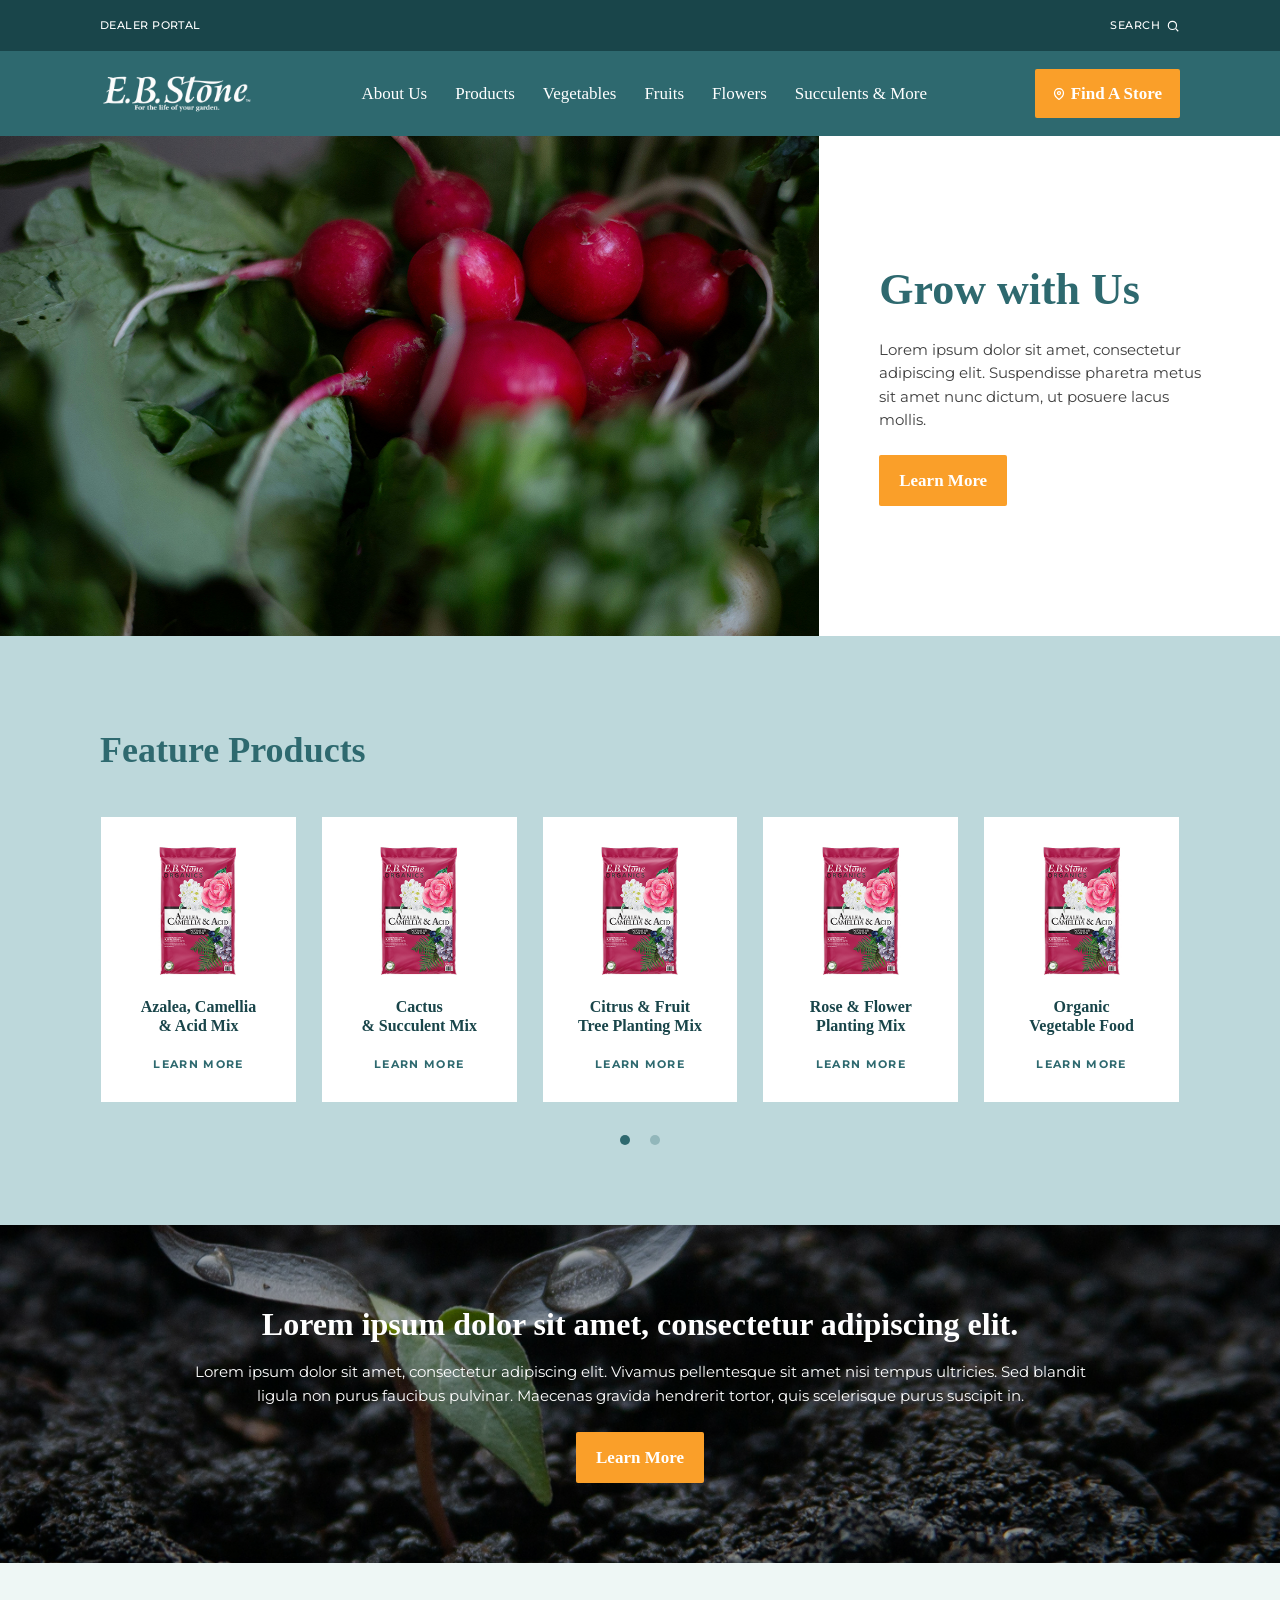
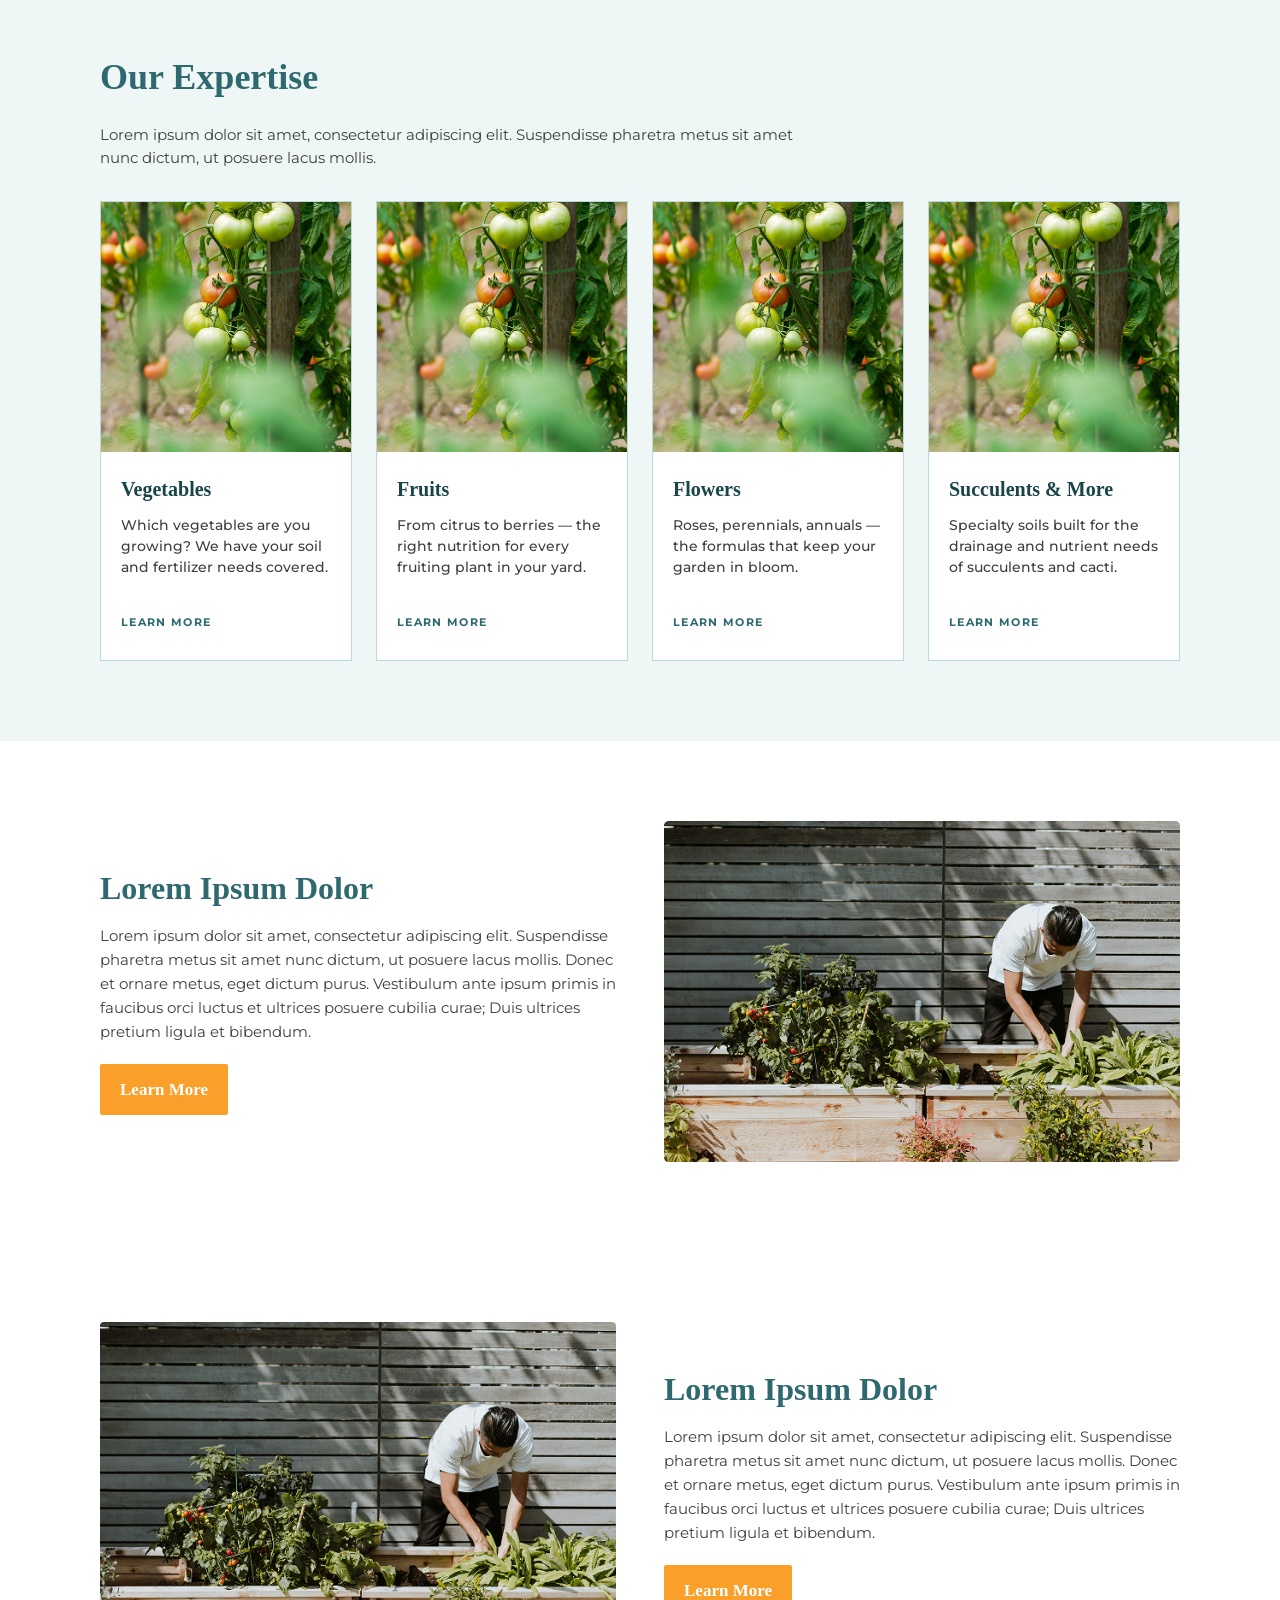
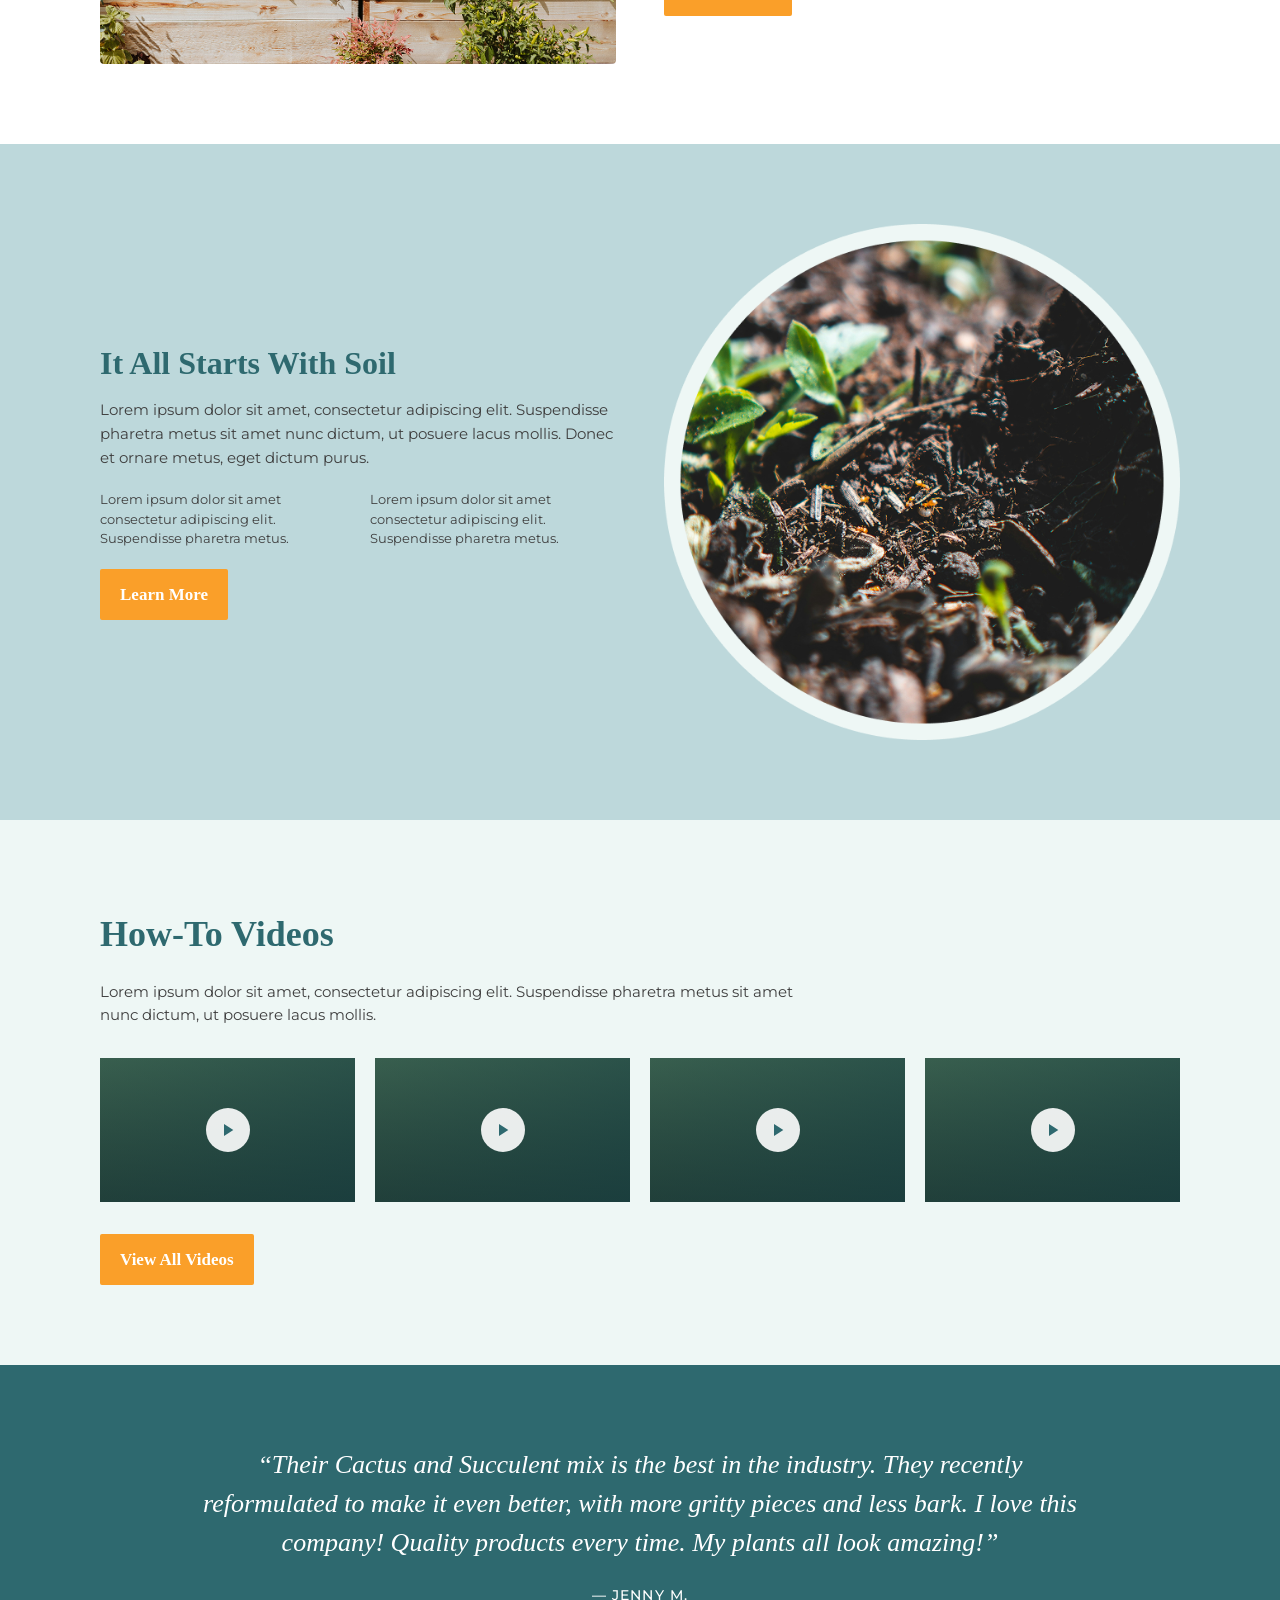
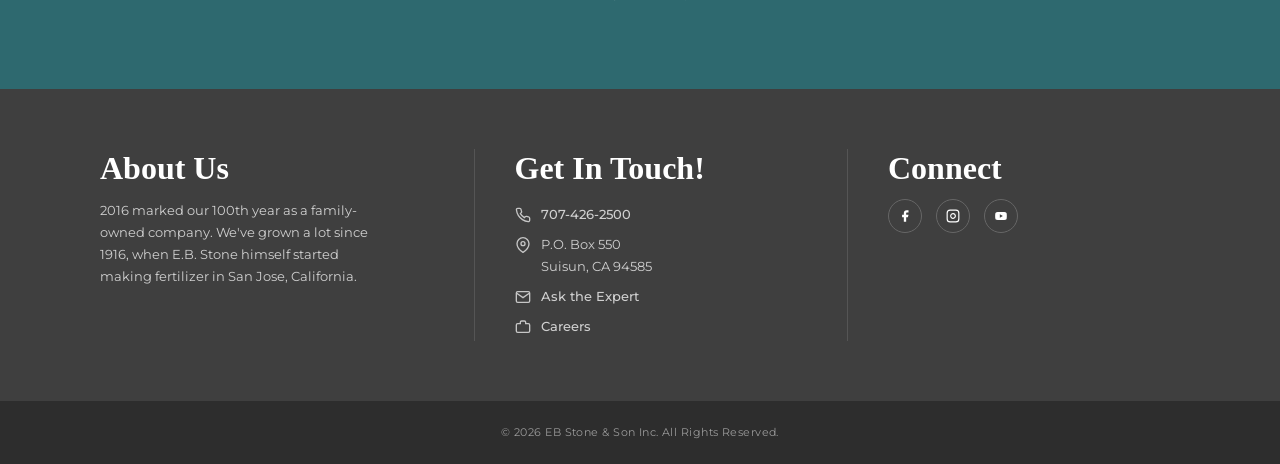
<file: index.html>
<!DOCTYPE html>
<html lang="en">
<head>
<meta charset="UTF-8">
<meta name="viewport" content="width=device-width, initial-scale=1.0">
<title>EB Stone &amp; Son — Grow with Us</title>
<link href="https://fonts.googleapis.com/css2?family=Montserrat:wght@400;500;600;700&display=swap" rel="stylesheet">
<link rel="stylesheet" href="styles.css">
<style>
  /* ===== Hero ===== */
  .hero {
    display: flex;
    flex-direction: column;
    position: relative;
  }
  .hero-img {
    width: 100%;
    aspect-ratio: 16 / 9;
    background-image: url("images/Hero%20Image.jpg");
    background-size: cover;
    background-position: center;
    position: relative;
    overflow: hidden;
  }
  .hero-text {
    padding: 32px 16px;
    background: #fff;
    display: flex;
    flex-direction: column;
    gap: 16px;
  }
  .hero-text .subtitle {
    font-family: var(--serif);
    color: var(--casal);
    font-size: 28px;
    line-height: 1.1;
    font-weight: 700;
  }
  .hero-text .desc { font-size: 14px; line-height: 1.55; color: var(--body); }
  @media (min-width: 1024px) {
    .hero { flex-direction: row; align-items: stretch; }
    .hero-img { flex: 1 1 64%; aspect-ratio: auto; min-height: 500px; }
    .hero-text {
      flex: 0 0 36%; padding: 100px 60px; justify-content: center; gap: 24px;
    }
    .hero-text .subtitle { font-size: 44px; }
    .hero-text .desc { font-size: 15px; }
  }

  /* ===== Generic section ===== */
  .section-pad { padding: 48px 16px; }
  @media (min-width: 1024px) { .section-pad { padding: 80px 100px; } }

  .section-header { text-align: left; margin-bottom: 32px; }
  .section-title {
    font-family: var(--serif);
    color: var(--casal);
    font-size: 28px;
    font-weight: 700;
    margin-bottom: 12px;
  }
  .section-desc {
    font-size: 14px;
    line-height: 1.55;
    color: var(--body);
    max-width: 720px;
    margin: 0;
  }
  @media (min-width: 1024px) {
    .section-title { font-size: 36px; }
    .section-desc { font-size: 15px; }
  }

  /* ===== Feature Products (carousel) ===== */
  .feat-products {
    background: var(--keyline);
  }
  .feat-products .carousel-container {
    margin-bottom: 32px;
  }
  .feat-products .grid {
    display: grid;
    grid-template-columns: repeat(2, 1fr);
    gap: 20px;
  }
  .product-card.hidden {
    display: none;
  }
  @media (min-width: 640px) {
    .feat-products .grid { grid-template-columns: repeat(2, 1fr); }
  }
  @media (min-width: 1024px) {
    .feat-products .grid { grid-template-columns: repeat(5, 1fr); gap: 24px; }
  }

  /* Carousel indicators */
  .carousel-indicators {
    display: flex;
    justify-content: center;
    gap: 20px;
  }
  .carousel-indicator {
    width: 10px;
    height: 10px;
    border-radius: 50%;
    background: var(--casal);
    opacity: 0.3;
    cursor: pointer;
    border: none;
    padding: 0;
    transition: opacity 0.2s ease;
  }
  .carousel-indicator:hover {
    opacity: 0.5;
  }
  .carousel-indicator.active {
    opacity: 1;
  }
  .product-card {
    background: #fff;
    border: 1px solid var(--keyline);
    padding: 24px 20px;
    display: flex;
    flex-direction: column;
    align-items: center;
    gap: 16px;
    text-align: center;
    min-height: 260px;
  }
  .product-card .thumb {
    width: 110px; height: 140px;
    background-image: url("images/Product%20Image%20Small.jpg");
    background-size: cover;
    background-position: center;
    border-radius: 8px;
  }
  .product-card .title {
    font-family: var(--serif);
    color: var(--casal-darker);
    font-size: 16px;
    line-height: 1.2;
    font-weight: 700;
  }
  .product-card .more {
    color: var(--casal);
    font-size: 11px;
    text-transform: uppercase;
    letter-spacing: 0.12em;
    font-weight: 700;
    margin-top: auto;
  }

  /* ===== Stairstep ===== */
  .stairstep-center { text-align: center; max-width: 900px; margin: 0 auto; }
  .stairstep-center .sub {
    font-family: var(--serif); color: white;
    font-size: 24px; line-height: 1.2; font-weight: 700; margin-bottom: 16px;
  }
  .stairstep-center .desc { font-size: 14px; line-height: 1.6; margin-bottom: 24px; color: white; }
  @media (min-width: 1024px) {
    .stairstep-center .sub { font-size: 32px; }
    .stairstep-center .desc { font-size: 15px; }
  }

  .stairstep {
    display: flex;
    flex-direction: column;
    gap: 28px;
    align-items: center;
  }
  .stairstep .col-text { padding: 0; }
  .stairstep .col-img {
    width: 100%;
    aspect-ratio: 4 / 3;
    background: linear-gradient(135deg, #2e696f, #19454a);
    border-radius: 4px;
  }
  .stairstep .sub {
    font-family: var(--serif);
    color: var(--casal);
    font-size: 26px;
    line-height: 1.2;
    font-weight: 700;
    margin-bottom: 16px;
  }
  .stairstep .desc { font-size: 14px; line-height: 1.6; margin-bottom: 20px; }
  .stairstep .meta-cols { display: grid; grid-template-columns: 1fr 1fr; gap: 24px; margin-bottom: 20px; }
  .stairstep .meta-cols p { font-size: 13px; line-height: 1.5; }
  @media (min-width: 1024px) {
    .stairstep {
      flex-direction: row;
      gap: 48px;
      align-items: center;
    }
    .stairstep.reverse { flex-direction: row-reverse; }
    .stairstep > * { flex: 1; }
    .stairstep .col-img { aspect-ratio: 605 / 400; }
    .stairstep .sub { font-size: 32px; }
    .stairstep .desc { font-size: 15px; }
  }

  /* ===== Expertise (4 cards) ===== */
  .expertise-grid {
    display: grid;
    grid-template-columns: repeat(1, 1fr);
    gap: 20px;
  }
  @media (min-width: 640px) { .expertise-grid { grid-template-columns: repeat(2, 1fr); } }
  @media (min-width: 1024px) { .expertise-grid { grid-template-columns: repeat(4, 1fr); gap: 24px; } }

  .expertise-card {
    background: #fff;
    border: 1px solid var(--keyline);
    display: flex;
    flex-direction: column;
    overflow: hidden;
    min-height: 460px;
  }
  .expertise-card .cover {
    width: 100%;
    aspect-ratio: 1 / 1;
    background-image: url("images/ArticleImage.jpg");
    background-size: cover;
    background-position: center;
  }

  .expertise-card .body {
    padding: 24px 20px;
    display: flex;
    flex-direction: column;
    gap: 12px;
    flex: 1;
  }
  .expertise-card .title {
    font-family: var(--serif);
    font-size: 20px;
    color: var(--casal-darker);
    font-weight: 700;
  }
  .expertise-card .blurb {
    font-size: 14px; line-height: 1.5;
  }
  .expertise-card .more {
    color: var(--casal);
    font-size: 11px;
    text-transform: uppercase;
    letter-spacing: 0.12em;
    font-weight: 700;
    margin-top: auto;
  }

  /* ===== Videos ===== */
  .videos-grid {
    display: grid;
    grid-template-columns: repeat(1, 1fr);
    gap: 16px;
  }
  @media (min-width: 640px) { .videos-grid { grid-template-columns: repeat(2, 1fr); } }
  @media (min-width: 1024px) { .videos-grid { grid-template-columns: repeat(4, 1fr); gap: 20px; } }

  .video-card {
    aspect-ratio: 16 / 9;
    background: #000;
    position: relative;
    overflow: hidden;
  }
  .video-card::before {
    content: '';
    position: absolute; inset: 0;
    background:
      linear-gradient(135deg, rgba(46,105,111,0.3), rgba(25,69,74,0.7)),
      linear-gradient(180deg, #3d5a40, #1f2e20);
  }
  .video-card::after {
    content: '';
    position: absolute; top: 50%; left: 50%; transform: translate(-50%, -50%);
    width: 44px; height: 44px;
    border-radius: 50%;
    background: rgba(255,255,255,0.9);
    background-image: url("data:image/svg+xml;utf8,<svg xmlns='http://www.w3.org/2000/svg' width='16' height='16' viewBox='0 0 24 24' fill='%232e696f'><polygon points='6 3 20 12 6 21 6 3'/></svg>");
    background-repeat: no-repeat;
    background-position: center;
  }

  .videos-button-wrapper {
    margin-top: 32px;
    text-align: left;
  }

  /* ===== Testimonial ===== */
  .testimonial {
    background: var(--casal);
    color: #fff;
    padding: 60px 16px;
    text-align: center;
  }
  .testimonial .quote {
    font-family: var(--serif);
    font-size: 20px;
    line-height: 1.5;
    max-width: 900px;
    margin: 0 auto 20px;
    font-style: italic;
  }
  .testimonial .attribution {
    font-size: 14px;
    letter-spacing: 0.08em;
    text-transform: uppercase;
    font-weight: 500;
  }
  @media (min-width: 1024px) {
    .testimonial { padding: 80px 100px; }
    .testimonial .quote { font-size: 26px; }
  }

</style>
</head>
<body>

  <div id="site-header"></div>

  <!-- Hero -->
  <section class="hero">
    <div class="hero-img"></div>
    <div class="hero-text">
      <div class="subtitle">Grow with Us</div>
      <p class="desc">Lorem ipsum dolor sit amet, consectetur adipiscing elit. Suspendisse pharetra metus sit amet nunc dictum, ut posuere lacus mollis.</p>
      <div><a class="btn" href="#">Learn More</a></div>
    </div>
  </section>

  <!-- Feature Products -->
  <section class="feat-products section-pad">
    <div class="section-header">
      <h2 class="section-title">Feature Products</h2>
    </div>
    <div class="carousel-container">
      <div class="grid" id="productCarousel">
        <a href="#" class="product-card">
          <div class="thumb"></div>
          <div class="title">Azalea, Camellia<br>&amp; Acid Mix</div>
          <div class="more">Learn More</div>
        </a>
        <a href="#" class="product-card">
          <div class="thumb"></div>
          <div class="title">Cactus<br>&amp; Succulent Mix</div>
          <div class="more">Learn More</div>
        </a>
        <a href="#" class="product-card">
          <div class="thumb"></div>
          <div class="title">Citrus &amp; Fruit<br>Tree Planting Mix</div>
          <div class="more">Learn More</div>
        </a>
        <a href="#" class="product-card">
          <div class="thumb"></div>
          <div class="title">Rose &amp; Flower<br>Planting Mix</div>
          <div class="more">Learn More</div>
        </a>
        <a href="#" class="product-card">
          <div class="thumb"></div>
          <div class="title">Organic<br>Vegetable Food</div>
          <div class="more">Learn More</div>
        </a>
        <a href="#" class="product-card">
          <div class="thumb"></div>
          <div class="title">Organic<br>Vegetable Food</div>
          <div class="more">Learn More</div>
        </a>
        <a href="#" class="product-card">
          <div class="thumb"></div>
          <div class="title">Rose &amp; Flower<br>Planting Mix</div>
          <div class="more">Learn More</div>
        </a>
        <a href="#" class="product-card">
          <div class="thumb"></div>
          <div class="title">Azalea, Camellia<br>&amp; Acid Mix</div>
          <div class="more">Learn More</div>
        </a>
        <a href="#" class="product-card">
          <div class="thumb"></div>
          <div class="title">Cactus<br>&amp; Succulent Mix</div>
          <div class="more">Learn More</div>
        </a>
        <a href="#" class="product-card">
          <div class="thumb"></div>
          <div class="title">Citrus &amp; Fruit<br>Tree Planting Mix</div>
          <div class="more">Learn More</div>
        </a>
      </div>
    </div>
    <div class="carousel-indicators" id="productIndicators"></div>
  </section>

  <!-- Stairstep centered -->
  <section class="section-pad" style="background: url('images/FullImageBackground.png') center / cover no-repeat;">
    <div class="stairstep-center">
      <div class="sub">Lorem ipsum dolor sit amet, consectetur adipiscing elit.</div>
      <p class="desc">Lorem ipsum dolor sit amet, consectetur adipiscing elit. Vivamus pellentesque sit amet nisi tempus ultricies. Sed blandit ligula non purus faucibus pulvinar. Maecenas gravida hendrerit tortor, quis scelerisque purus suscipit in.</p>
      <a class="btn" href="#">Learn More</a>
    </div>
  </section>

  <!-- Our Expertise -->
  <section class="section-pad" style="background: var(--seashell);">
    <div class="section-header">
      <h2 class="section-title">Our Expertise</h2>
      <p class="section-desc">Lorem ipsum dolor sit amet, consectetur adipiscing elit. Suspendisse pharetra metus sit amet nunc dictum, ut posuere lacus mollis.</p>
    </div>
    <div class="expertise-grid">
      <a href="#" class="expertise-card cover-vegetables">
        <div class="cover"></div>
        <div class="body">
          <div class="title">Vegetables</div>
          <p class="blurb">Which vegetables are you growing? We have your soil and fertilizer needs covered.</p>
          <div class="more">Learn More</div>
        </div>
      </a>
      <a href="#" class="expertise-card cover-fruits">
        <div class="cover"></div>
        <div class="body">
          <div class="title">Fruits</div>
          <p class="blurb">From citrus to berries — the right nutrition for every fruiting plant in your yard.</p>
          <div class="more">Learn More</div>
        </div>
      </a>
      <a href="#" class="expertise-card cover-flowers">
        <div class="cover"></div>
        <div class="body">
          <div class="title">Flowers</div>
          <p class="blurb">Roses, perennials, annuals — the formulas that keep your garden in bloom.</p>
          <div class="more">Learn More</div>
        </div>
      </a>
      <a href="#" class="expertise-card cover-succulents">
        <div class="cover"></div>
        <div class="body">
          <div class="title">Succulents &amp; More</div>
          <p class="blurb">Specialty soils built for the drainage and nutrient needs of succulents and cacti.</p>
          <div class="more">Learn More</div>
        </div>
      </a>
    </div>
  </section>

  <!-- Stairstep: text left, image right -->
  <section class="section-pad" style="background: #ffffff;">
    <div class="stairstep">
      <div class="col-text">
        <div class="sub">Lorem Ipsum Dolor</div>
        <p class="desc">Lorem ipsum dolor sit amet, consectetur adipiscing elit. Suspendisse pharetra metus sit amet nunc dictum, ut posuere lacus mollis. Donec et ornare metus, eget dictum purus. Vestibulum ante ipsum primis in faucibus orci luctus et ultrices posuere cubilia curae; Duis ultrices pretium ligula et bibendum.</p>
        <a class="btn" href="#">Learn More</a>
      </div>
      <div class="col-img" style="background: url('images/StairstepImage01.jpg') center / cover no-repeat;"></div>
    </div>
  </section>

  <!-- Stairstep: image left, text right -->
  <section class="section-pad" style="background: #ffffff;">
    <div class="stairstep reverse">
      <div class="col-text">
        <div class="sub">Lorem Ipsum Dolor</div>
        <p class="desc">Lorem ipsum dolor sit amet, consectetur adipiscing elit. Suspendisse pharetra metus sit amet nunc dictum, ut posuere lacus mollis. Donec et ornare metus, eget dictum purus. Vestibulum ante ipsum primis in faucibus orci luctus et ultrices posuere cubilia curae; Duis ultrices pretium ligula et bibendum.</p>
        <a class="btn" href="#">Learn More</a>
      </div>
      <div class="col-img" style="background: url('images/StairstepImage01.jpg') center / cover no-repeat;"></div>
    </div>
  </section>

  <!-- Stairstep: It All Starts With Soil -->
  <section class="section-pad" style="background: #BDD8DB;">
    <div class="stairstep">
      <div class="col-text">
        <div class="sub">It All Starts With Soil</div>
        <p class="desc">Lorem ipsum dolor sit amet, consectetur adipiscing elit. Suspendisse pharetra metus sit amet nunc dictum, ut posuere lacus mollis. Donec et ornare metus, eget dictum purus.</p>
        <div class="meta-cols">
          <p>Lorem ipsum dolor sit amet<br>consectetur adipiscing elit.<br>Suspendisse pharetra metus.</p>
          <p>Lorem ipsum dolor sit amet<br>consectetur adipiscing elit.<br>Suspendisse pharetra metus.</p>
        </div>
        <a class="btn" href="#">Learn More</a>
      </div>
      <div class="col-img" style="aspect-ratio: 1/1; background: url('images/AllStartsWithSoil.png') center / contain no-repeat;"></div>
    </div>
  </section>

  <!-- How-To Videos -->
  <section class="section-pad" style="background: var(--seashell);">
    <div class="section-header">
      <h2 class="section-title">How-To Videos</h2>
      <p class="section-desc">Lorem ipsum dolor sit amet, consectetur adipiscing elit. Suspendisse pharetra metus sit amet nunc dictum, ut posuere lacus mollis.</p>
    </div>
    <div class="videos-grid">
      <div class="video-card" aria-label="Video 1"></div>
      <div class="video-card" aria-label="Video 2"></div>
      <div class="video-card" aria-label="Video 3"></div>
      <div class="video-card" aria-label="Video 4"></div>
    </div>
    <div class="videos-button-wrapper">
      <a class="btn" href="#">View All Videos</a>
    </div>
  </section>

  <!-- Testimonial -->
  <section class="testimonial">
    <p class="quote">&ldquo;Their Cactus and Succulent mix is the best in the industry. They recently reformulated to make it even better, with more gritty pieces and less bark. I love this company! Quality products every time. My plants all look amazing!&rdquo;</p>
    <div class="attribution">— Jenny M.</div>
  </section>

  <div id="site-footer"></div>

  <script src="components.js"></script>

  <script>
    // Product Carousel functionality
    const carousel = document.getElementById('productCarousel');
    const indicatorsContainer = document.getElementById('productIndicators');
    const cards = Array.from(carousel.querySelectorAll('.product-card'));
    let currentSlide = 0;
    let visibleCards = 2; // default for mobile

    function updateVisibleCards() {
      // Match the grid breakpoints from CSS
      const width = window.innerWidth;
      if (width >= 1024) {
        visibleCards = 5;
      } else {
        visibleCards = 2;
      }
    }

    function createIndicators() {
      indicatorsContainer.innerHTML = '';
      const totalSlides = Math.ceil(cards.length / visibleCards);

      for (let i = 0; i < totalSlides; i++) {
        const indicator = document.createElement('button');
        indicator.className = 'carousel-indicator';
        if (i === 0) indicator.classList.add('active');
        indicator.setAttribute('aria-label', `View product slide ${i + 1}`);
        indicator.addEventListener('click', () => showSlide(i));
        indicatorsContainer.appendChild(indicator);
      }
    }

    function showSlide(slideIndex) {
      currentSlide = slideIndex;
      const startIndex = slideIndex * visibleCards;
      const endIndex = startIndex + visibleCards;

      // Hide all cards, then show only the ones for this slide
      cards.forEach((card, index) => {
        if (index >= startIndex && index < endIndex) {
          card.classList.remove('hidden');
        } else {
          card.classList.add('hidden');
        }
      });

      // Update indicator states
      document.querySelectorAll('.carousel-indicator').forEach((indicator, index) => {
        indicator.classList.toggle('active', index === slideIndex);
      });
    }

    function handleResize() {
      updateVisibleCards();
      createIndicators();
      showSlide(0); // Reset to first slide on resize
    }

    // Initialize
    updateVisibleCards();
    createIndicators();
    showSlide(0);

    // Handle window resize
    window.addEventListener('resize', handleResize);
  </script>
</body>
</html>
</file>
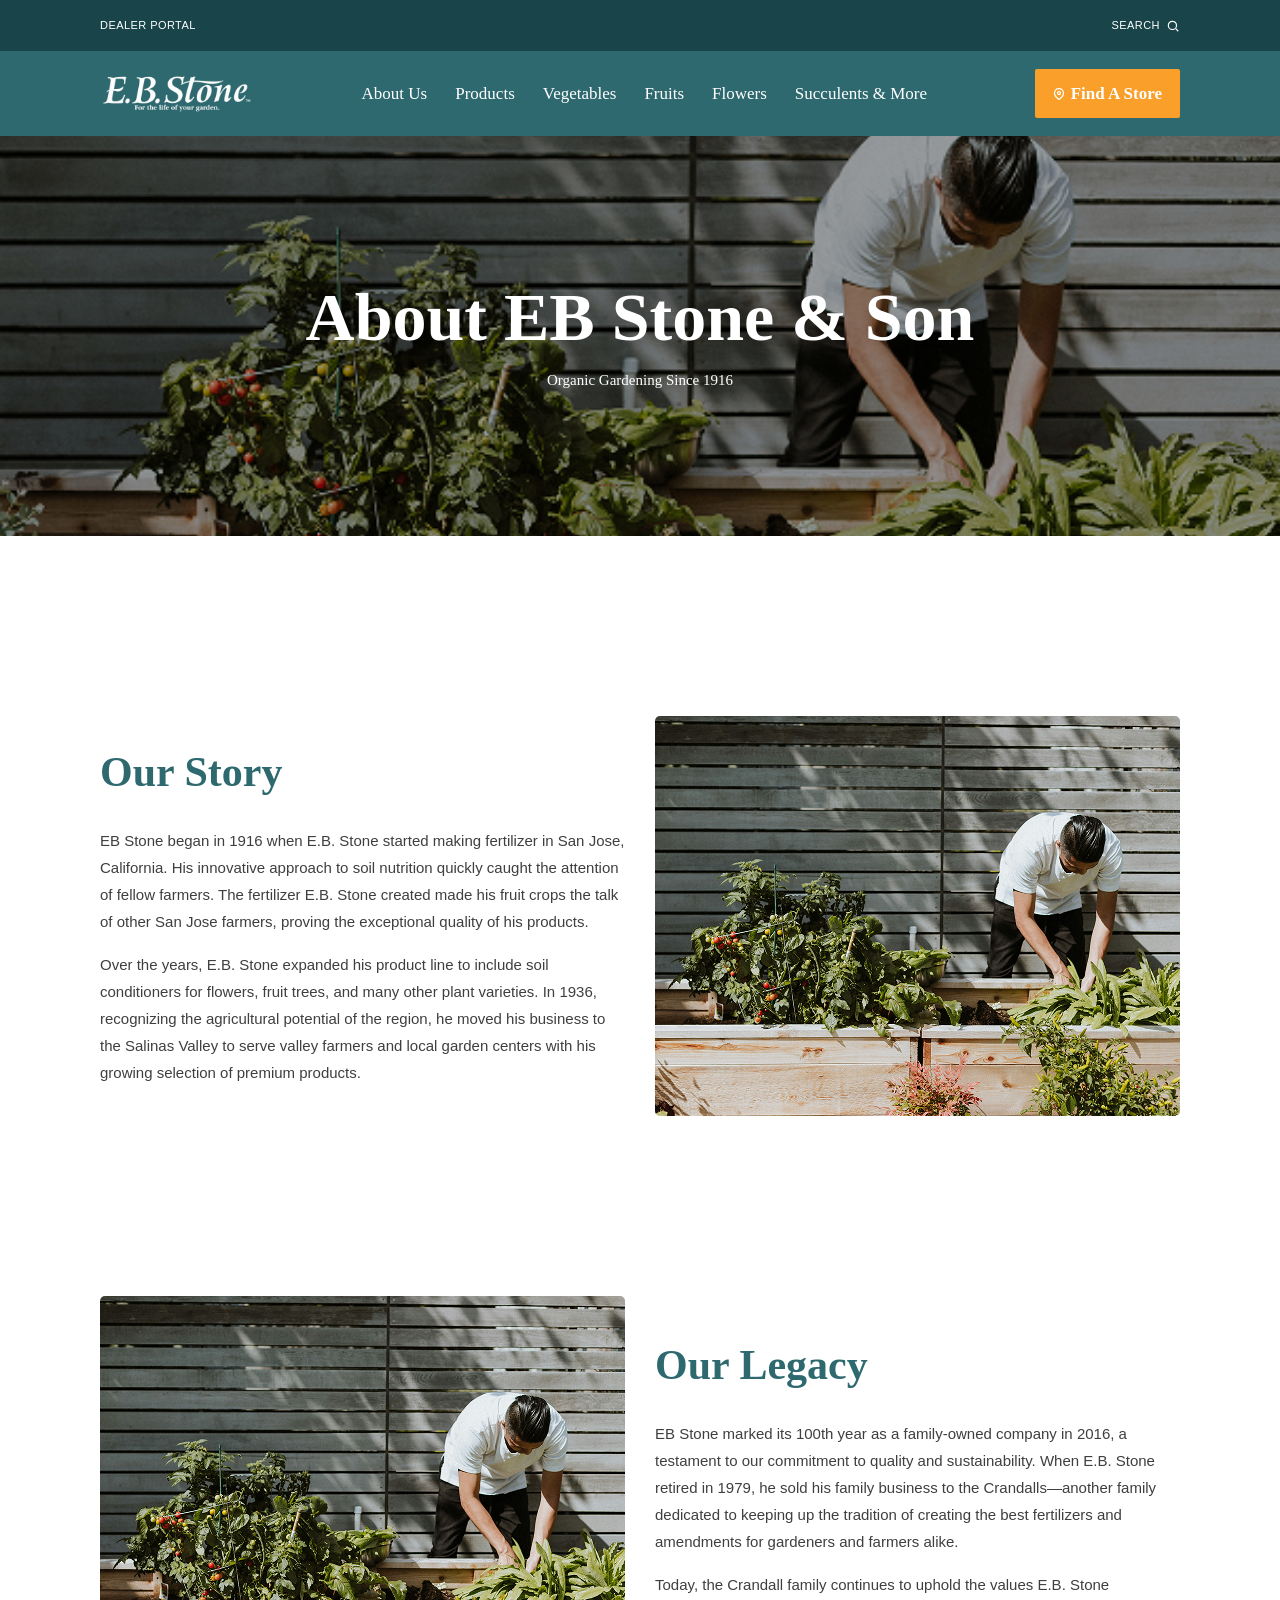
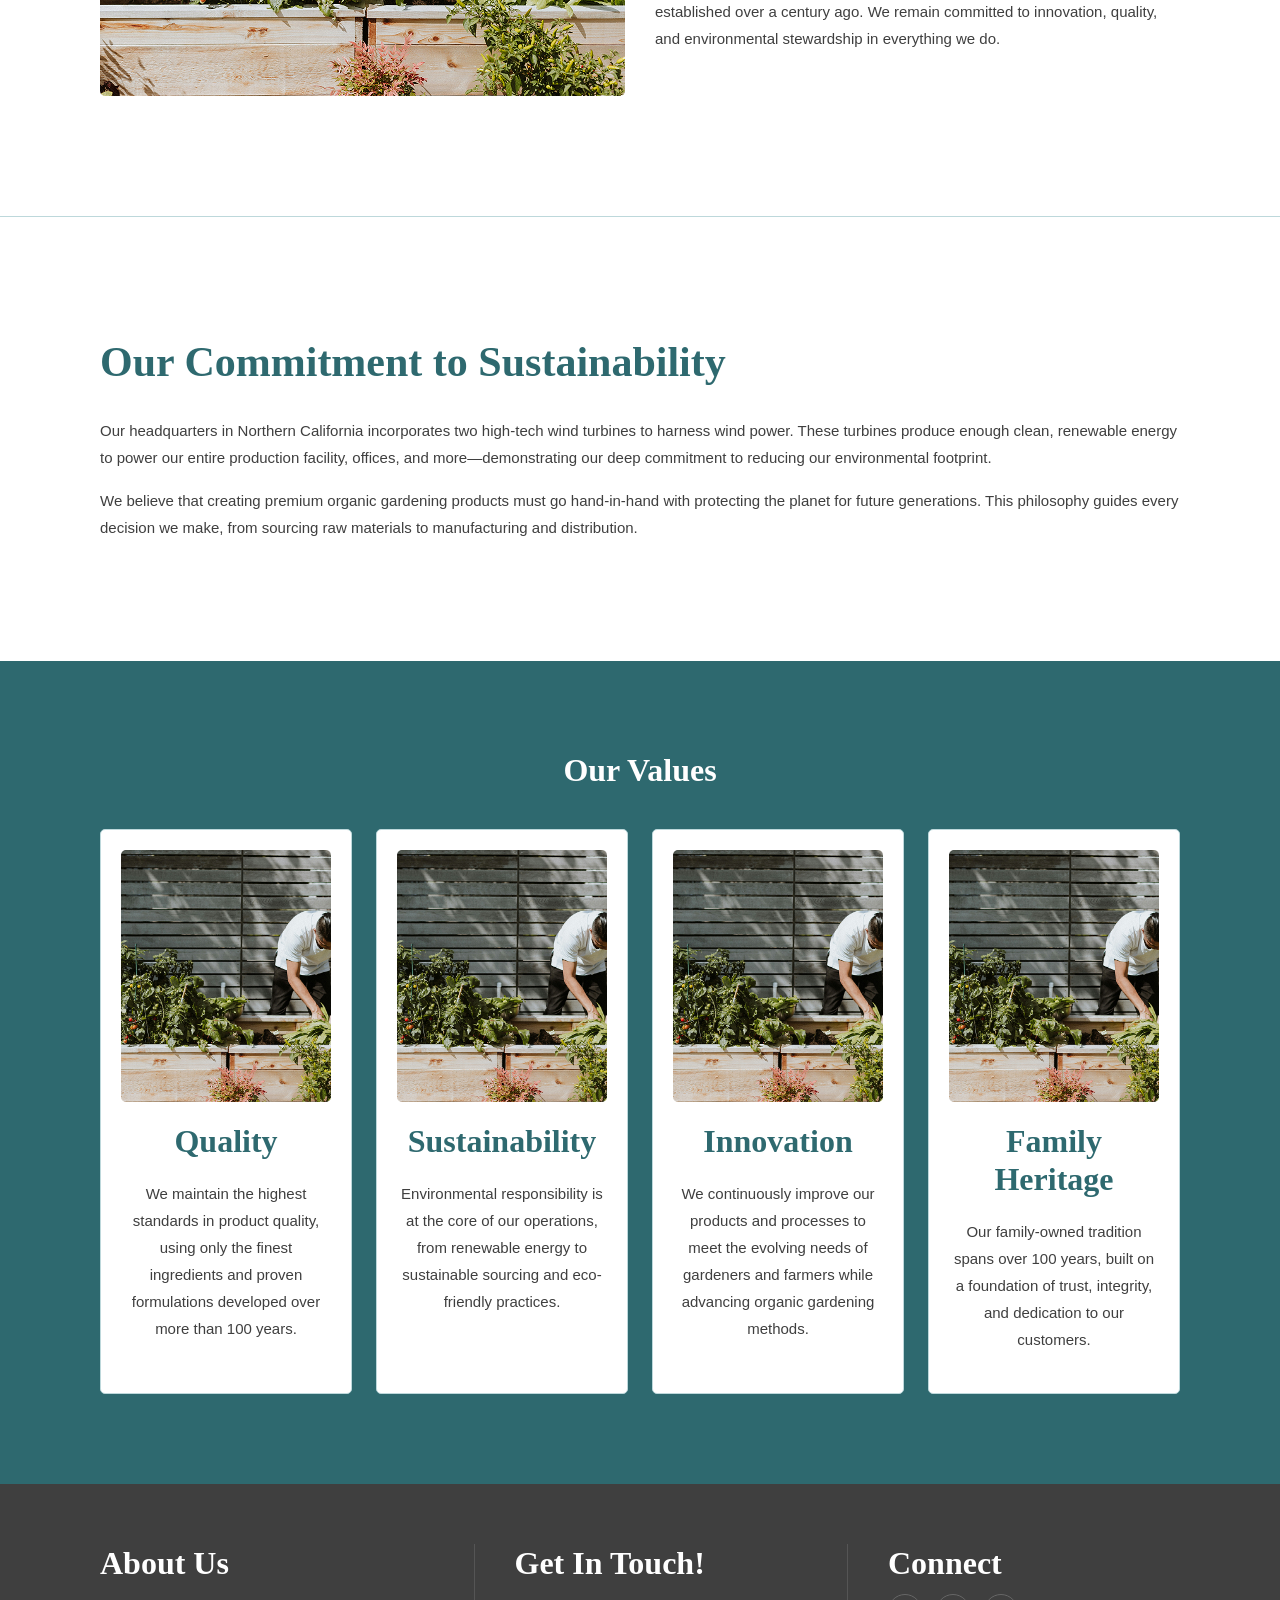
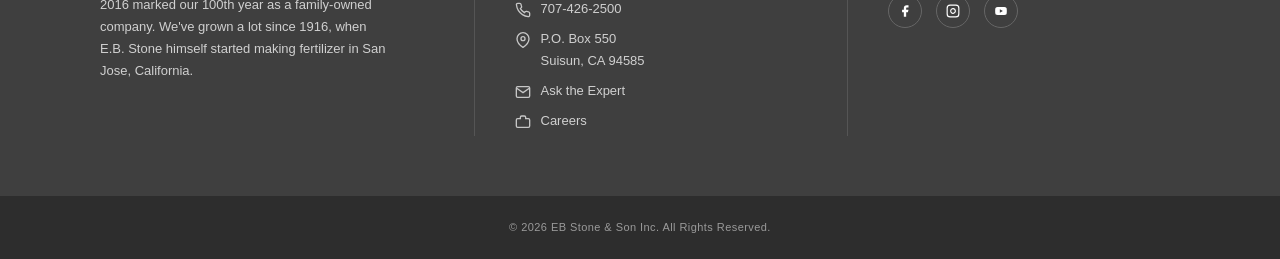
<file: about.html>
<!DOCTYPE html>
<html lang="en">
<head>
    <meta charset="UTF-8">
    <meta name="viewport" content="width=device-width, initial-scale=1.0">
    <title>About EB Stone | Organic Gardening Since 1916</title>
    <link rel="stylesheet" href="styles.css">
</head>
<body>
    <div id="site-header"></div>

    <!-- Main Content -->
    <main class="about-container">
        <!-- Hero Section with Overlay -->
        <section class="about-hero">
            <img src="images/StairstepImage01.jpg" alt="EB Stone Heritage" class="hero-image">
            <div class="hero-overlay"></div>
            <div class="hero-content">
                <h1>About EB Stone & Son</h1>
                <p class="hero-subtitle">Organic Gardening Since 1916</p>
            </div>
        </section>

        <!-- Our Story Section -->
        <section class="content-section story-section">
            <div class="stairstep-layout">
                <div class="text-column">
                    <h2>Our Story</h2>
                    <div class="copy-block">
                        <p>EB Stone began in 1916 when E.B. Stone started making fertilizer in San Jose, California. His innovative approach to soil nutrition quickly caught the attention of fellow farmers. The fertilizer E.B. Stone created made his fruit crops the talk of other San Jose farmers, proving the exceptional quality of his products.</p>
                        <p>Over the years, E.B. Stone expanded his product line to include soil conditioners for flowers, fruit trees, and many other plant varieties. In 1936, recognizing the agricultural potential of the region, he moved his business to the Salinas Valley to serve valley farmers and local garden centers with his growing selection of premium products.</p>
                    </div>
                </div>
                <div class="image-column">
                    <img src="images/StairstepImage01.jpg" alt="Our Story">
                </div>
            </div>
        </section>

        <!-- Our Legacy Section -->
        <section class="content-section legacy-section">
            <div class="stairstep-layout reverse">
                <div class="text-column">
                    <h2>Our Legacy</h2>
                    <div class="copy-block">
                        <p>EB Stone marked its 100th year as a family-owned company in 2016, a testament to our commitment to quality and sustainability. When E.B. Stone retired in 1979, he sold his family business to the Crandalls—another family dedicated to keeping up the tradition of creating the best fertilizers and amendments for gardeners and farmers alike.</p>
                        <p>Today, the Crandall family continues to uphold the values E.B. Stone established over a century ago. We remain committed to innovation, quality, and environmental stewardship in everything we do.</p>
                    </div>
                </div>
                <div class="image-column">
                    <img src="images/StairstepImage01.jpg" alt="Our Legacy">
                </div>
            </div>
        </section>

        <!-- Sustainability Section -->
        <section class="sustainability-section">
            <div class="sustainability-content">
                <h2>Our Commitment to Sustainability</h2>
                <div class="copy-block">
                    <p>Our headquarters in Northern California incorporates two high-tech wind turbines to harness wind power. These turbines produce enough clean, renewable energy to power our entire production facility, offices, and more—demonstrating our deep commitment to reducing our environmental footprint.</p>
                    <p>We believe that creating premium organic gardening products must go hand-in-hand with protecting the planet for future generations. This philosophy guides every decision we make, from sourcing raw materials to manufacturing and distribution.</p>
                </div>
            </div>
        </section>

        <!-- Values Section -->
        <section class="values-section">
            <h2>Our Values</h2>
            <div class="values-grid">
                <div class="value-card">
                    <div class="card-image">
                        <img src="images/StairstepImage01.jpg" alt="Quality">
                    </div>
                    <div class="card-content">
                        <h3>Quality</h3>
                        <p>We maintain the highest standards in product quality, using only the finest ingredients and proven formulations developed over more than 100 years.</p>
                    </div>
                </div>
                <div class="value-card">
                    <div class="card-image">
                        <img src="images/StairstepImage01.jpg" alt="Sustainability">
                    </div>
                    <div class="card-content">
                        <h3>Sustainability</h3>
                        <p>Environmental responsibility is at the core of our operations, from renewable energy to sustainable sourcing and eco-friendly practices.</p>
                    </div>
                </div>
                <div class="value-card">
                    <div class="card-image">
                        <img src="images/StairstepImage01.jpg" alt="Innovation">
                    </div>
                    <div class="card-content">
                        <h3>Innovation</h3>
                        <p>We continuously improve our products and processes to meet the evolving needs of gardeners and farmers while advancing organic gardening methods.</p>
                    </div>
                </div>
                <div class="value-card">
                    <div class="card-image">
                        <img src="images/StairstepImage01.jpg" alt="Family Heritage">
                    </div>
                    <div class="card-content">
                        <h3>Family Heritage</h3>
                        <p>Our family-owned tradition spans over 100 years, built on a foundation of trust, integrity, and dedication to our customers.</p>
                    </div>
                </div>
            </div>
        </section>
    </main>

    <div id="site-footer"></div>

    <script src="components.js"></script>
</body>
</html>
</file>
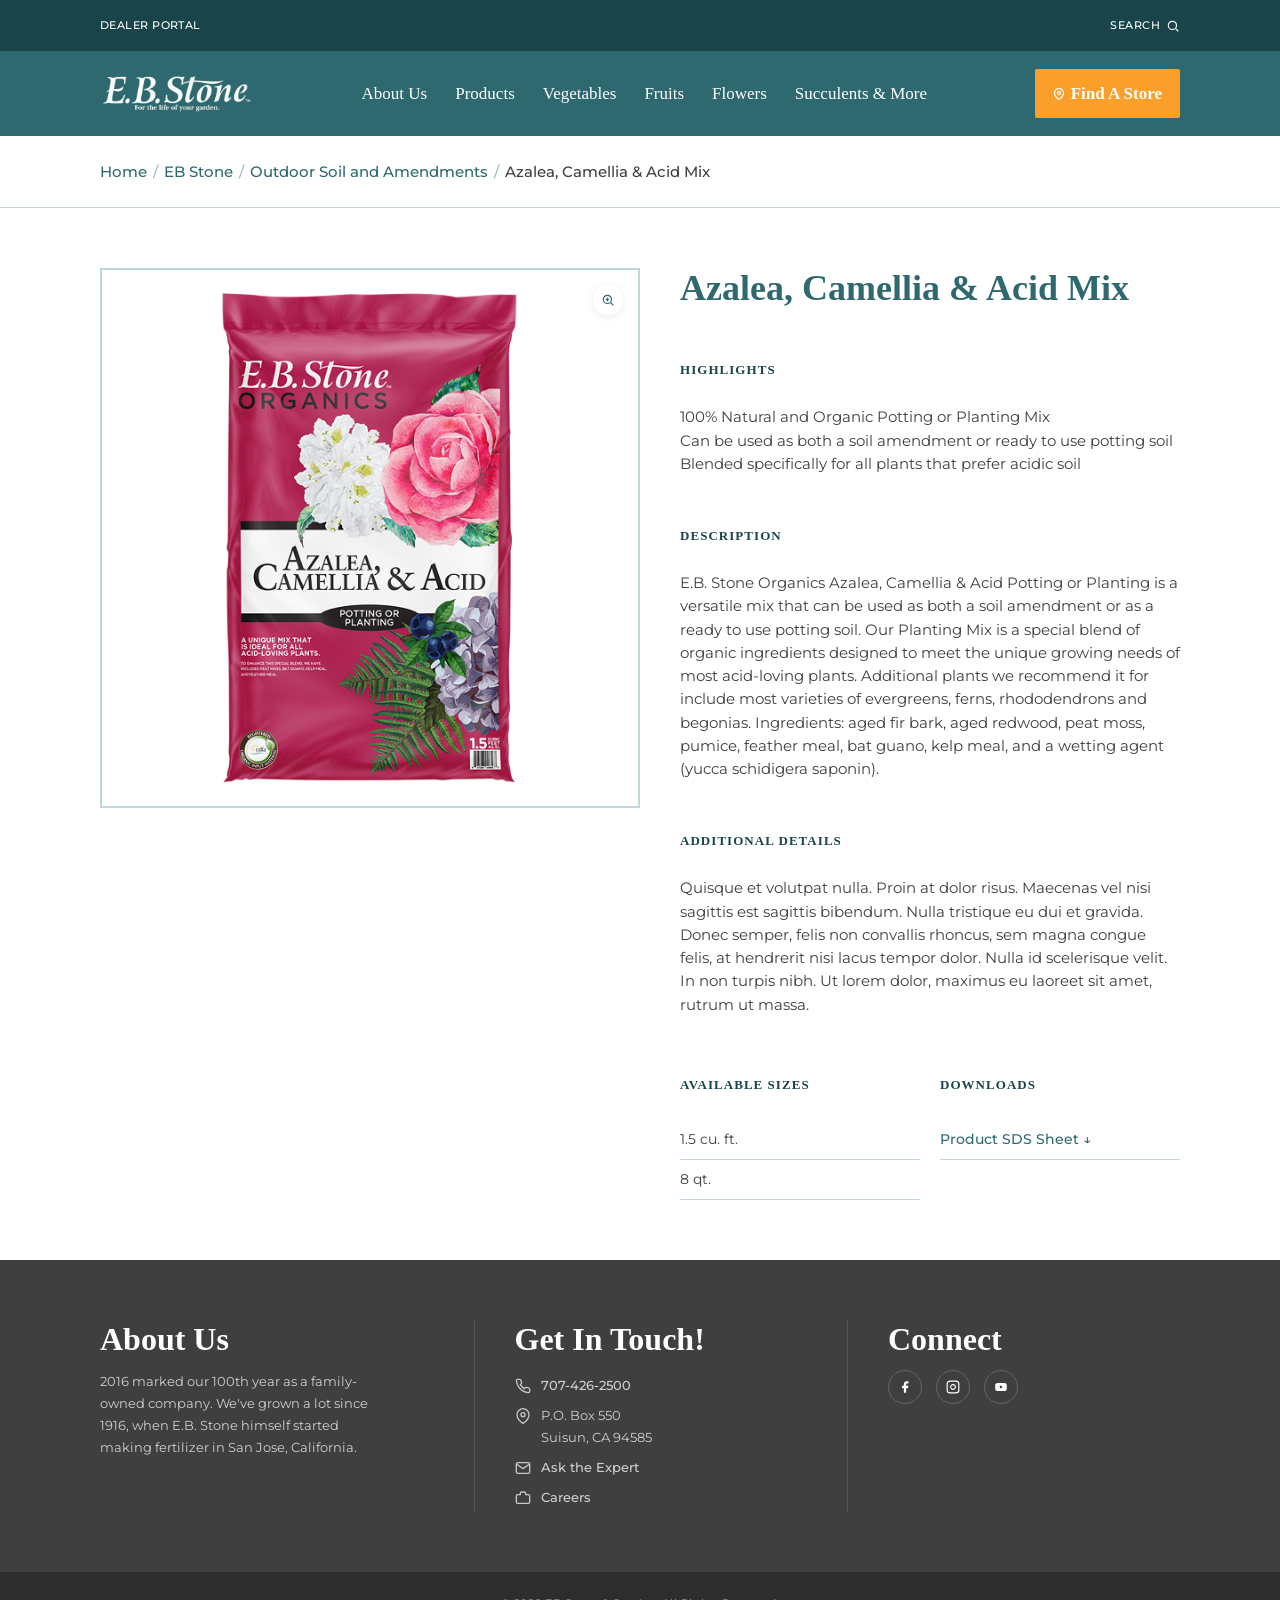
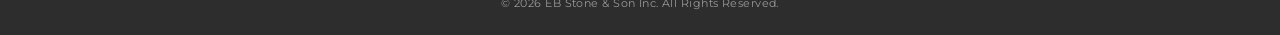
<file: pdp.html>
<!DOCTYPE html>
<html lang="en">
<head>
<meta charset="UTF-8">
<meta name="viewport" content="width=device-width, initial-scale=1.0">
<title>EB Stone — Azalea, Camellia &amp; Acid Mix</title>
<link href="https://fonts.googleapis.com/css2?family=Montserrat:wght@400;500;600;700&display=swap" rel="stylesheet">
<link rel="stylesheet" href="styles.css">
<style>
  /* =========== Breadcrumb =========== */
  .breadcrumb {
    padding: 18px 16px;
    border-bottom: 1px solid var(--keyline);
    font-size: 14px;
    color: var(--casal);
    font-weight: 500;
    display: flex;
    align-items: center;
    flex-wrap: nowrap;
    min-width: 0;
    gap: 0;
  }
  .breadcrumb a {
    min-width: 0;
    overflow: hidden;
    text-overflow: ellipsis;
    white-space: nowrap;
  }
  .breadcrumb a:not(:last-of-type) {
    flex-shrink: 1;
  }
  .breadcrumb a:last-of-type,
  .breadcrumb .current {
    flex-shrink: 0;
  }
  .breadcrumb .sep { color: #9bbdc1; margin: 0 6px; flex-shrink: 0; }
  .breadcrumb .current { color: var(--body); }
  @media (min-width: 1024px) {
    .breadcrumb { padding: 22px 100px; font-size: 15px; overflow-x: auto; }
    .breadcrumb a {
      min-width: auto;
      overflow: visible;
      text-overflow: clip;
    }
  }

  /* =========== Product body =========== */
  .pdp-body {
    display: flex;
    flex-direction: column;
    padding: 0;
    gap: 0;
  }
  .product-image {
    width: 100%;
    aspect-ratio: 1 / 1;
    background: var(--seashell);
    display: flex;
    align-items: center;
    justify-content: center;
    position: relative;
    overflow: hidden;
  }
  .product-image img {
    width: 100%;
    height: 100%;
    object-fit: cover;
    display: block;
  }

  .zoom-icon {
    position: absolute;
    top: 16px;
    right: 16px;
    width: 30px;
    height: 30px;
    background: rgba(255,255,255,0.95);
    border-radius: 50%;
    display: flex;
    align-items: center;
    justify-content: center;
    color: var(--casal);
    box-shadow: 0 2px 8px rgba(0,0,0,0.08);
  }

  .content {
    padding: 28px 16px;
    display: flex;
    flex-direction: column;
    gap: 28px;
  }
  .pdp-title {
    font-family: var(--serif);
    color: var(--casal);
    font-size: 28px;
    line-height: 1.15;
    font-weight: 700;
  }
  .section h3 {
    text-transform: uppercase;
    font-size: 13px;
    font-weight: 700;
    letter-spacing: 0.08em;
    color: var(--casal-darker);
    margin-bottom: 10px;
  }
  .section p {
    font-size: 15px;
    line-height: 1.55;
    color: var(--body);
  }

  .specs {
    display: grid;
    grid-template-columns: 1fr 1fr;
    gap: 20px;
    padding-top: 8px;
  }
  .specs h3 {
    text-transform: uppercase;
    font-size: 13px;
    font-weight: 700;
    letter-spacing: 0.08em;
    color: var(--casal-darker);
    margin-bottom: 10px;
  }
  .specs ul { list-style: none; }
  .specs li {
    font-size: 14px;
    padding: 6px 0;
    border-bottom: 1px solid var(--keyline);
  }
  .specs a { color: var(--casal); font-weight: 500; }

  /* Desktop body: two columns */
  @media (min-width: 1024px) {
    .pdp-body {
      flex-direction: row;
      padding: 60px 100px;
      gap: 40px;
      align-items: flex-start;
    }
    .product-image {
      flex: 0 0 50%;
      aspect-ratio: 1 / 1;
      border: 1px solid var(--keyline);
    }
    .content {
      flex: 1;
      padding: 0;
      gap: 36px;
    }
    .pdp-title {
      font-size: 36px;
    }
  }

</style>
</head>
<body>

  <div id="site-header"></div>

  <!-- Breadcrumb -->
  <div class="breadcrumb">
    <a href="#">Home</a><span class="sep">/</span>
    <a href="#">EB Stone</a><span class="sep">/</span>
    <a href="#">Outdoor Soil and Amendments</a><span class="sep">/</span>
    <span class="current">Azalea, Camellia &amp; Acid Mix</span>
  </div>

  <!-- Product body -->
  <main class="pdp-body">
    <div class="product-image">
      <img src="images/Product Image Large.jpg" alt="Azalea, Camellia &amp; Acid Mix">
      <div class="zoom-icon" aria-label="Zoom">
        <svg width="14" height="14" viewBox="0 0 24 24" fill="none" stroke="currentColor" stroke-width="2">
          <circle cx="11" cy="11" r="7"/><line x1="21" y1="21" x2="16.65" y2="16.65"/>
          <line x1="8" y1="11" x2="14" y2="11"/><line x1="11" y1="8" x2="11" y2="14"/>
        </svg>
      </div>
    </div>

    <div class="content">
      <h1 class="pdp-title">Azalea, Camellia &amp; Acid Mix</h1>

      <div class="section">
        <h3>Highlights</h3>
        <p>
          100% Natural and Organic Potting or Planting Mix<br>
          Can be used as both a soil amendment or ready to use potting soil<br>
          Blended specifically for all plants that prefer acidic soil
        </p>
      </div>

      <div class="section">
        <h3>Description</h3>
        <p>E.B. Stone Organics Azalea, Camellia &amp; Acid Potting or Planting is a versatile mix that can be used as both a soil amendment or as a ready to use potting soil. Our Planting Mix is a special blend of organic ingredients designed to meet the unique growing needs of most acid-loving plants. Additional plants we recommend it for include most varieties of evergreens, ferns, rhododendrons and begonias. Ingredients: aged fir bark, aged redwood, peat moss, pumice, feather meal, bat guano, kelp meal, and a wetting agent (yucca schidigera saponin).</p>
      </div>

      <div class="section">
        <h3>Additional Details</h3>
        <p>Quisque et volutpat nulla. Proin at dolor risus. Maecenas vel nisi sagittis est sagittis bibendum. Nulla tristique eu dui et gravida. Donec semper, felis non convallis rhoncus, sem magna congue felis, at hendrerit nisi lacus tempor dolor. Nulla id scelerisque velit. In non turpis nibh. Ut lorem dolor, maximus eu laoreet sit amet, rutrum ut massa.</p>
      </div>

      <div class="specs">
        <div>
          <h3>Available Sizes</h3>
          <ul>
            <li>1.5 cu. ft.</li>
            <li>8 qt.</li>
          </ul>
        </div>
        <div>
          <h3>Downloads</h3>
          <ul>
            <li><a href="#">Product SDS Sheet ↓</a></li>
          </ul>
        </div>
      </div>
    </div>
  </main>

  <div id="site-footer"></div>

  <script src="components.js"></script>
</body>
</html>
</file>
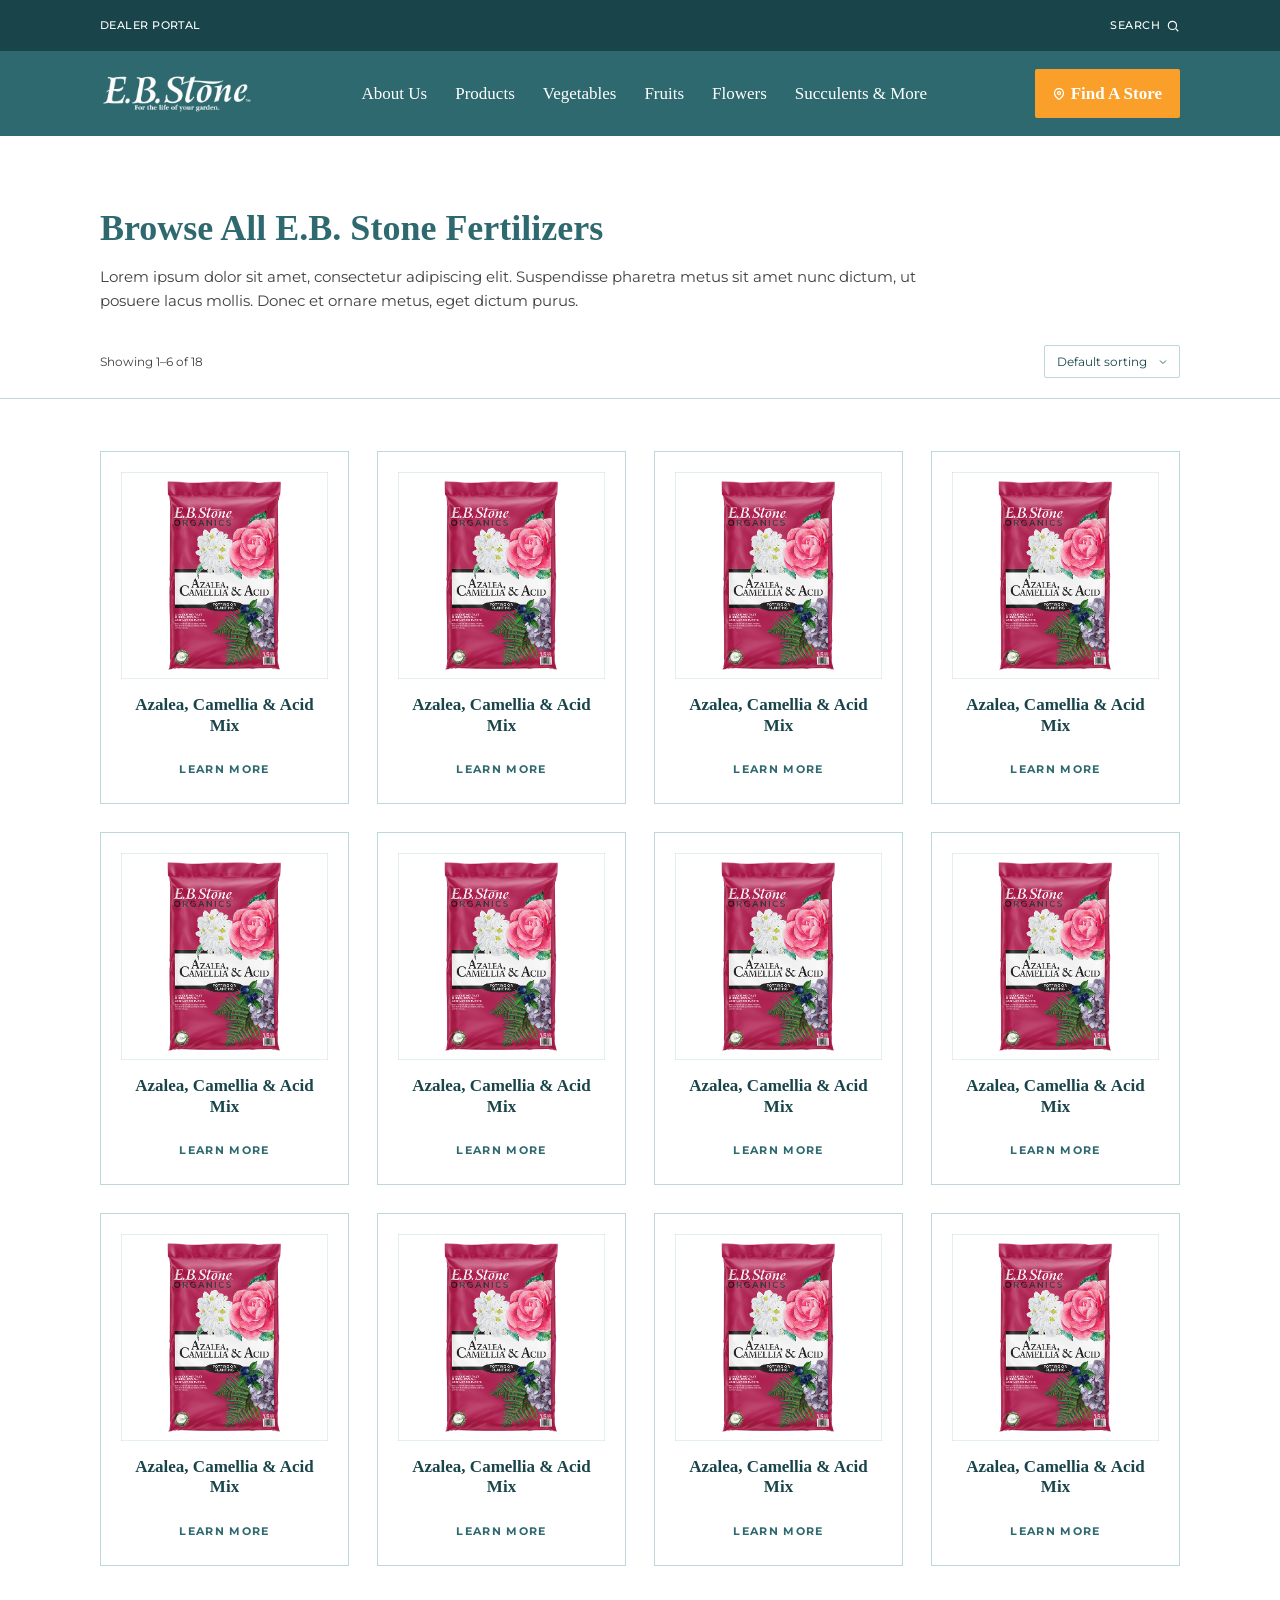
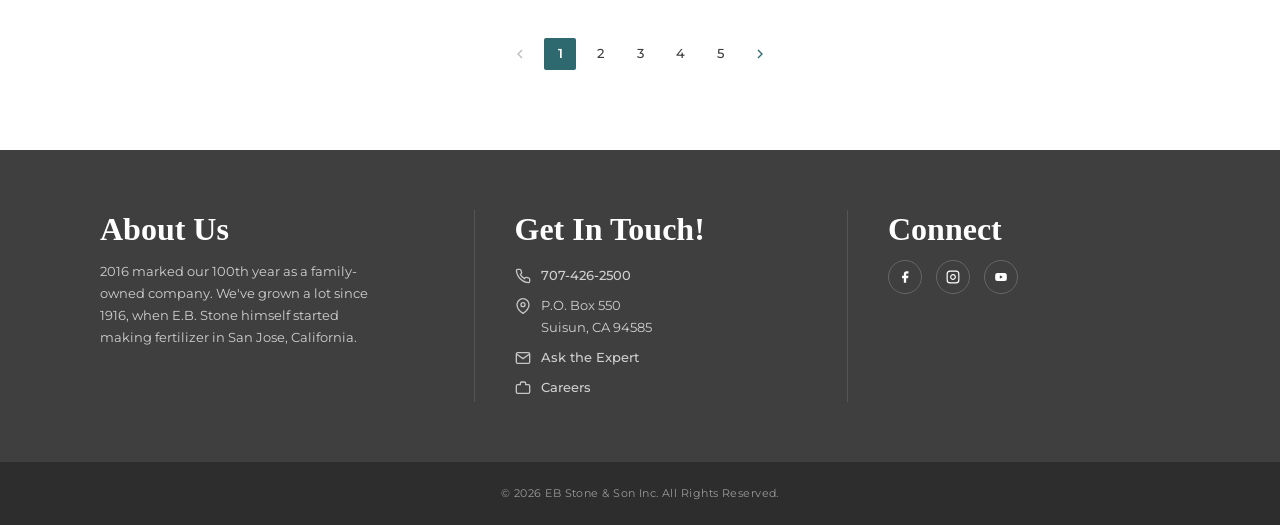
<file: plp.html>
<!DOCTYPE html>
<html lang="en">
<head>
<meta charset="UTF-8">
<meta name="viewport" content="width=device-width, initial-scale=1.0">
<title>EB Stone — Browse All Fertilizers</title>
<link href="https://fonts.googleapis.com/css2?family=Montserrat:wght@400;500;600;700&display=swap" rel="stylesheet">
<link rel="stylesheet" href="styles.css">
<style>
  /* ===== PLP Header ===== */
  .plp-header {
    padding: 48px 16px 24px;
    text-align: left;
  }
  .plp-header h1 {
    font-family: var(--serif);
    color: var(--casal);
    font-size: 28px;
    font-weight: 700;
    line-height: 1.15;
    margin-bottom: 16px;
  }
  .plp-header p {
    font-size: 14px; line-height: 1.6; color: var(--body);
    max-width: 820px;
  }
  @media (min-width: 1024px) {
    .plp-header { padding: 72px 100px 32px; }
    .plp-header h1 { font-size: 36px; }
    .plp-header p { font-size: 15px; }
  }

  /* ===== Toolbar (showing + sort) ===== */
  .toolbar {
    padding: 0 16px 16px;
    display: flex;
    align-items: center;
    justify-content: space-between;
    border-bottom: 1px solid var(--keyline);
    gap: 16px;
    flex-wrap: wrap;
  }
  .toolbar .count {
    font-size: 12px;
    color: var(--body);
  }
  .toolbar select {
    appearance: none;
    -webkit-appearance: none;
    background: #fff url("data:image/svg+xml;utf8,<svg xmlns='http://www.w3.org/2000/svg' width='12' height='12' viewBox='0 0 24 24' fill='none' stroke='%232e696f' stroke-width='2'><polyline points='6 9 12 15 18 9'/></svg>") no-repeat right 10px center;
    border: 1px solid var(--keyline);
    padding: 8px 32px 8px 12px;
    font-family: inherit;
    font-size: 12px;
    color: var(--casal-darker);
    border-radius: 2px;
  }
  @media (min-width: 1024px) {
    .toolbar { padding: 0 100px 20px; margin-bottom: 12px; }
  }

  /* ===== Product Grid ===== */
  .products {
    padding: 32px 16px 48px;
    display: grid;
    grid-template-columns: repeat(1, 1fr);
    gap: 24px;
  }
  @media (min-width: 520px) { .products { grid-template-columns: repeat(2, 1fr); } }
  @media (min-width: 820px) { .products { grid-template-columns: repeat(3, 1fr); } }
  @media (min-width: 1024px) {
    .products { grid-template-columns: repeat(4, 1fr); padding: 40px 100px 72px; gap: 28px; }
  }

  .plp-card {
    background: #fff;
    border: 1px solid var(--keyline);
    display: flex;
    flex-direction: column;
    padding: 20px;
    text-align: center;
    gap: 16px;
    transition: box-shadow 0.2s, transform 0.2s;
  }
  .plp-card:hover {
    box-shadow: 0 8px 24px rgba(0,0,0,0.08);
  }
  .plp-card .thumb {
    width: 100%;
    aspect-ratio: 1 / 1;
    background-image: url("images/Product%20Image%20Large.jpg");
    background-size: cover;
    background-position: center;
    background-color: var(--seashell);
  }
  .plp-card .title {
    font-family: var(--serif);
    color: var(--casal-darker);
    font-size: 17px;
    line-height: 1.2;
    font-weight: 700;
    min-height: 2.4em;
  }
  .plp-card .more {
    color: var(--casal);
    font-size: 11px;
    text-transform: uppercase;
    letter-spacing: 0.12em;
    font-weight: 700;
    margin-top: auto;
    padding-top: 4px;
  }

  /* ===== Pagination ===== */
  .pagination {
    max-width: 1240px;
    margin: 0 auto;
    padding: 0 16px 64px;
    display: flex;
    justify-content: center;
    align-items: center;
    gap: 8px;
  }
  .pagination a, .pagination span {
    min-width: 32px; height: 32px;
    display: inline-flex; align-items: center; justify-content: center;
    padding: 0 8px;
    font-size: 13px;
    color: var(--body);
    border-radius: 2px;
  }
  .pagination a:hover { color: var(--casal); }
  .pagination .current {
    background: var(--casal);
    color: #fff;
    font-weight: 600;
  }
  .pagination .arrow {
    color: var(--casal);
  }
  .pagination .arrow[aria-disabled="true"] {
    color: #bbb;
    pointer-events: none;
  }
  @media (min-width: 1024px) {
    .pagination { padding: 0 100px 80px; }
  }

</style>
</head>
<body>

  <div id="site-header"></div>

  <!-- PLP Header -->
  <header class="plp-header">
    <h1>Browse All E.B. Stone Fertilizers</h1>
    <p>Lorem ipsum dolor sit amet, consectetur adipiscing elit. Suspendisse pharetra metus sit amet nunc dictum, ut posuere lacus mollis. Donec et ornare metus, eget dictum purus.</p>
  </header>

  <!-- Toolbar -->
  <div class="toolbar">
    <div class="count">Showing 1–6 of 18</div>
    <select aria-label="Sort">
      <option>Default sorting</option>
      <option>Sort by name</option>
      <option>Sort by newest</option>
      <option>Sort by price</option>
    </select>
  </div>

  <!-- Product Grid (12 cards = 3 rows of 4 at desktop) -->
  <main class="products">
    <a href="pdp.html" class="plp-card"><div class="thumb"></div><div class="title">Azalea, Camellia &amp; Acid Mix</div><div class="more">Learn More</div></a>
    <a href="pdp.html" class="plp-card"><div class="thumb"></div><div class="title">Azalea, Camellia &amp; Acid Mix</div><div class="more">Learn More</div></a>
    <a href="pdp.html" class="plp-card"><div class="thumb"></div><div class="title">Azalea, Camellia &amp; Acid Mix</div><div class="more">Learn More</div></a>
    <a href="pdp.html" class="plp-card"><div class="thumb"></div><div class="title">Azalea, Camellia &amp; Acid Mix</div><div class="more">Learn More</div></a>
    <a href="pdp.html" class="plp-card"><div class="thumb"></div><div class="title">Azalea, Camellia &amp; Acid Mix</div><div class="more">Learn More</div></a>
    <a href="pdp.html" class="plp-card"><div class="thumb"></div><div class="title">Azalea, Camellia &amp; Acid Mix</div><div class="more">Learn More</div></a>
    <a href="pdp.html" class="plp-card"><div class="thumb"></div><div class="title">Azalea, Camellia &amp; Acid Mix</div><div class="more">Learn More</div></a>
    <a href="pdp.html" class="plp-card"><div class="thumb"></div><div class="title">Azalea, Camellia &amp; Acid Mix</div><div class="more">Learn More</div></a>
    <a href="pdp.html" class="plp-card"><div class="thumb"></div><div class="title">Azalea, Camellia &amp; Acid Mix</div><div class="more">Learn More</div></a>
    <a href="pdp.html" class="plp-card"><div class="thumb"></div><div class="title">Azalea, Camellia &amp; Acid Mix</div><div class="more">Learn More</div></a>
    <a href="pdp.html" class="plp-card"><div class="thumb"></div><div class="title">Azalea, Camellia &amp; Acid Mix</div><div class="more">Learn More</div></a>
    <a href="pdp.html" class="plp-card"><div class="thumb"></div><div class="title">Azalea, Camellia &amp; Acid Mix</div><div class="more">Learn More</div></a>
  </main>

  <!-- Pagination -->
  <nav class="pagination" aria-label="Pagination">
    <a href="#" class="arrow" aria-label="Previous" aria-disabled="true">
      <svg width="16" height="16" viewBox="0 0 24 24" fill="none" stroke="currentColor" stroke-width="2"><polyline points="15 18 9 12 15 6"/></svg>
    </a>
    <span class="current">1</span>
    <a href="#">2</a>
    <a href="#">3</a>
    <a href="#">4</a>
    <a href="#">5</a>
    <a href="#" class="arrow" aria-label="Next">
      <svg width="16" height="16" viewBox="0 0 24 24" fill="none" stroke="currentColor" stroke-width="2"><polyline points="9 18 15 12 9 6"/></svg>
    </a>
  </nav>

  <div id="site-footer"></div>

  <script src="components.js"></script>
</body>
</html>
</file>
<file: styles.css>
/* =============================================================
   EB Stone & Son — Shared Stylesheet
   Used by: index.html, plp.html, pdp.html
   ============================================================= */

/* ===== Design Tokens ===== */
:root {
  --white: #ffffff;
  --casal: #2e696f;
  --casal-darker: #19454a;
  --keyline: #bdd8db;
  --mine-shaft: #3f3f3f;
  --footer-dark: #2d2d2d;
  --seashell: #eef7f5;
  --sea-buckthorn: #fa9f29;
  --body: #3f3f3f;
  --serif: 'Sabon LT Pro', 'Georgia', serif;
}

/* ===== Reset ===== */
* { box-sizing: border-box; margin: 0; padding: 0; }
html, body {
  background: #fff;
  font-family: 'Montserrat', sans-serif;
  font-size: 15px;
  line-height: 27px;
  color: var(--body);
  -webkit-font-smoothing: antialiased;
}
img { max-width: 100%; display: block; }
a { color: inherit; text-decoration: none; font-weight: 500; }

/* ===== Typography Scale ===== */
/* EB - H1: Sabon LT Pro Bold 68px / 76px */
h1 {
  font-family: var(--serif);
  font-size: 68px;
  font-weight: 700;
  line-height: 76px;
}
/* EB - H2: Sabon LT Pro Bold 56px / 68px */
h2 {
  font-family: var(--serif);
  font-size: 56px;
  font-weight: 700;
  line-height: 68px;
}
/* EB - H3: Sabon LT Pro Bold 42px / 50px */
h3 {
  font-family: var(--serif);
  font-size: 42px;
  font-weight: 700;
  line-height: 50px;
}
/* EB - H4: Sabon LT Pro Bold 32px / 38px */
h4 {
  font-family: var(--serif);
  font-size: 32px;
  font-weight: 700;
  line-height: 38px;
}
/* EB - H5: Montserrat Regular 24px / 30px */
h5 {
  font-family: 'Montserrat', sans-serif;
  font-size: 24px;
  font-weight: 400;
  line-height: 30px;
}
/* EB - Block Title: Montserrat Bold 13px / 13px small-caps */
.block-title {
  font-family: 'Montserrat', sans-serif;
  font-size: 13px;
  font-weight: 700;
  line-height: 13px;
  font-variant: small-caps;
}

/* ===== Buttons ===== */
/* EB - CTA: Sabon LT Pro Bold 17px / 27px */
.btn {
  display: inline-flex; align-items: center; gap: 6px;
  background: var(--sea-buckthorn); color: #fff;
  padding: 12px 20px;
  font-family: var(--serif); font-size: 17px; font-weight: 700; line-height: 27px;
  border-radius: 2px;
}
.btn-ghost {
  background: transparent; border: 1.5px solid var(--casal); color: var(--casal);
}

/* ===== Utility Bar ===== */
.utility-bar {
  background: var(--casal-darker); color: #fff;
  display: flex; justify-content: space-between; align-items: center;
  padding: 10px 16px; font-size: 11px; letter-spacing: 0.04em;
  text-transform: uppercase; font-weight: 500;
}
.utility-bar .search { display: flex; align-items: center; gap: 6px; }
.utility-bar .search .label { display: none; }
@media (min-width: 1024px) {
  .utility-bar { padding: 12px 100px; }
  .utility-bar .search .label { display: inline; }
}

/* ===== Main Nav ===== */
.main-nav {
  background: var(--casal); color: #fff;
  display: flex; align-items: center; justify-content: space-between;
  padding: 14px 16px; gap: 16px;
  position: relative;
}
.main-nav .logo { display: flex; align-items: center; }
.main-nav .logo img { height: 36px; width: auto; display: block; }
.main-nav .hamburger { display: flex; flex-direction: column; gap: 4px; cursor: pointer; }
.main-nav .hamburger span { display: block; width: 22px; height: 2px; background: #fff; transition: all 0.3s ease; }
.main-nav .nav-links { display: none; }
.main-nav.menu-open .nav-links {
  display: flex !important;
  position: fixed;
  top: 59px;
  left: 0;
  right: 0;
  flex-direction: column;
  background: var(--casal);
  padding: 20px 16px;
  gap: 0;
  z-index: 999;
  width: 100%;
}
.main-nav.menu-open .nav-links a {
  color: #fff !important;
  font-family: var(--serif);
  font-size: 16px;
  font-weight: 700;
  line-height: 25px;
  padding: 16px 0;
  border-bottom: 1px solid rgba(255,255,255,0.1);
  display: block;
}
.main-nav.menu-open .nav-links a:last-child {
  border-bottom: none;
}
.main-nav.menu-open .hamburger span:nth-child(1) {
  transform: rotate(45deg) translate(8px, 8px);
}
.main-nav.menu-open .hamburger span:nth-child(2) {
  opacity: 0;
}
.main-nav.menu-open .hamburger span:nth-child(3) {
  transform: rotate(-45deg) translate(8px, -8px);
}
/* EB - Nav: Sabon LT Pro Bold 17px / 25px */
.store-btn {
  background: var(--sea-buckthorn); color: #fff;
  font-family: var(--serif); font-weight: 700; font-size: 17px; line-height: 25px;
  padding: 10px 14px; display: inline-flex; align-items: center; gap: 6px;
  border-radius: 2px; white-space: nowrap;
}
.store-btn span {
  display: none;
}

/* ===== Mobile Navigation Overlay ===== */
.nav-overlay {
  position: fixed;
  inset: 0;
  background: rgba(0, 0, 0, 0.5);
  opacity: 0;
  visibility: hidden;
  transition: opacity 0.3s ease, visibility 0.3s ease;
  z-index: 998;
}

.nav-overlay.active {
  opacity: 1;
  visibility: visible;
}

/* ===== Mobile Navigation Menu ===== */
.mobile-nav {
  position: fixed;
  top: 0;
  left: 0;
  width: 100%;
  max-width: 340px;
  height: 100vh;
  background: #ffffff;
  overflow-y: auto;
  transform: translateX(-100%);
  transition: transform 0.35s cubic-bezier(0.25, 0.46, 0.45, 0.94);
  z-index: 999;
  display: flex;
  flex-direction: column;
}

.mobile-nav.active {
  transform: translateX(0);
}

/* Mobile Nav Header */
.mobile-nav-header {
  display: flex;
  align-items: center;
  justify-content: space-between;
  padding: 16px;
  border-bottom: 1px solid var(--keyline);
  flex-shrink: 0;
}

.mobile-nav-close {
  background: none;
  border: none;
  cursor: pointer;
  padding: 8px;
  display: flex;
  align-items: center;
  justify-content: center;
  color: var(--mine-shaft);
}

.mobile-nav-close span {
  display: block;
  width: 24px;
  height: 2px;
  background: currentColor;
  position: relative;
}

.mobile-nav-close span::before {
  content: '';
  position: absolute;
  width: 24px;
  height: 2px;
  background: currentColor;
  transform: rotate(-45deg);
}

.mobile-nav-close span::after {
  content: '';
  position: absolute;
  width: 24px;
  height: 2px;
  background: currentColor;
  transform: rotate(45deg);
}

/* Mobile Nav Content */
.mobile-nav-content {
  flex: 1;
  overflow-y: auto;
  padding: 0;
}

/* Navigation List */
.mobile-nav-list {
  list-style: none;
  padding: 0;
  margin: 0;
}

.mobile-nav-item {
  border-bottom: 1px solid var(--keyline);
}

.mobile-nav-item > a,
.mobile-nav-toggle {
  display: flex;
  align-items: center;
  justify-content: space-between;
  padding: 16px;
  color: var(--mine-shaft);
  font-family: 'Sabon LT Pro', 'Georgia', serif;
  font-size: 16px;
  font-weight: 700;
  text-decoration: none;
  background: none;
  border: none;
  cursor: pointer;
  width: 100%;
  text-align: left;
  transition: background-color 0.2s ease;
}

.mobile-nav-item > a:hover,
.mobile-nav-toggle:hover {
  background-color: var(--seashell);
}

/* Toggle Indicator */
.toggle-indicator {
  width: 20px;
  height: 20px;
  display: flex;
  align-items: center;
  justify-content: center;
  color: var(--casal);
  font-size: 16px;
  transition: transform 0.3s ease;
}

.mobile-nav-toggle[aria-expanded="true"] .toggle-indicator {
  transform: rotate(180deg);
}

/* Submenu */
.mobile-submenu {
  max-height: 0;
  overflow: hidden;
  transition: max-height 0.35s cubic-bezier(0.25, 0.46, 0.45, 0.94);
  background: var(--seashell);
}

.mobile-submenu.active {
  max-height: 500px;
}

.mobile-submenu-list {
  list-style: none;
  padding: 0;
  margin: 0;
}

.mobile-submenu-item {
  border-bottom: 1px solid var(--keyline);
}

.mobile-submenu-item a {
  display: block;
  padding: 14px 16px 14px 32px;
  color: var(--body);
  font-family: 'Montserrat', sans-serif;
  font-size: 14px;
  font-weight: 500;
  text-decoration: none;
  transition: color 0.2s ease;
}

.mobile-submenu-item a:hover {
  color: var(--casal);
}

/* Back to main list */
.mobile-submenu-back {
  display: flex;
  align-items: center;
  gap: 8px;
  padding: 14px 16px 14px 16px;
  background: #f0f7f6;
  border-bottom: 1px solid var(--keyline);
  cursor: pointer;
  font-family: 'Montserrat', sans-serif;
  font-size: 13px;
  font-weight: 600;
  text-transform: uppercase;
  color: var(--casal);
  letter-spacing: 0.04em;
}

.mobile-submenu-back svg {
  width: 14px;
  height: 14px;
}

/* Footer Action */
.mobile-nav-footer {
  padding: 16px;
  border-top: 1px solid var(--keyline);
  flex-shrink: 0;
}

.mobile-nav-footer .store-btn {
  width: 100%;
  justify-content: center;
}
@media (min-width: 1024px) {
  .main-nav { padding: 18px 100px; }
  .main-nav .hamburger { display: none; }
  .main-nav .logo img { height: 44px; }
  .main-nav .nav-links {
    display: flex; gap: 28px; flex: 1; justify-content: center;
    font-family: var(--serif); font-size: 17px; font-weight: 700; line-height: 25px;
  }
  .main-nav .nav-links a { color: #fff; padding: 6px 0; transition: opacity 0.2s; }
  .main-nav .nav-links a:hover { opacity: 0.75; }
  .store-btn { padding: 12px 18px; font-family: var(--serif); font-size: 17px; font-weight: 700; }
  .store-btn span { display: inline; }
}

/* ===== Footer ===== */
.footer {
  background: var(--mine-shaft); color: #fff;
  padding: 32px 24px;
  display: flex; flex-direction: column; gap: 28px;
}
.footer .col h4 {
  font-family: var(--serif); font-size: 32px; line-height: 38px; font-weight: 700;
  margin-bottom: 12px; color: #fff;
}
.footer .col p, .footer .col a, .footer .col .row-with-icon span {
  color: #d0d0d0; font-size: 13px; line-height: 1.7; display: block;
}
.footer .col .row-with-icon {
  display: flex; gap: 10px; align-items: flex-start; padding: 4px 0;
}
.footer .col .row-with-icon svg { flex: 0 0 16px; margin-top: 4px; opacity: 0.7; }
.footer .connect .socials {
  display: flex; gap: 14px; margin-top: 6px;
}
.footer .connect .socials a {
  width: 34px; height: 34px; border: 1px solid #666; border-radius: 50%;
  display: inline-flex; align-items: center; justify-content: center; color: #fff;
}
.copyright {
  background: var(--footer-dark); color: #9a9a9a;
  font-size: 11px; padding: 16px; text-align: center; letter-spacing: 0.04em;
}
@media (min-width: 1024px) {
  .footer {
    flex-direction: row; padding: 60px 100px;
    gap: 0; justify-content: space-between; align-items: stretch;
  }
  .footer .col { flex: 1; max-width: 333px; padding: 0 40px; }
  .footer .col:first-child { padding-left: 0; }
  .footer .col:last-child { padding-right: 0; }
  .footer .col + .col { border-left: 1px solid #555; }
  .footer .col h4 { font-size: 32px; line-height: 38px; }
  .copyright { padding: 18px; }
}

/* ===== About Page ===== */
.about-container {
  display: flex;
  flex-direction: column;
}

/* Hero Section */
.about-hero {
  position: relative;
  height: 400px;
  display: flex;
  align-items: center;
  justify-content: center;
  overflow: hidden;
  margin-bottom: 120px;
}

.about-hero .hero-image {
  position: absolute;
  inset: 0;
  width: 100%;
  height: 100%;
  object-fit: cover;
  z-index: 1;
}

.about-hero .hero-overlay {
  position: absolute;
  inset: 0;
  background: rgba(0, 0, 0, 0.36);
  z-index: 2;
}

.about-hero .hero-content {
  position: relative;
  z-index: 3;
  text-align: center;
  color: white;
  padding: 0 16px;
}

.about-hero h1 {
  color: white;
  margin-bottom: 12px;
}

.about-hero .hero-subtitle {
  font-family: var(--serif);
  font-size: 15px;
  font-weight: 400;
  line-height: 27px;
  color: white;
}

/* Content Sections */
.content-section {
  padding: 60px 16px;
}

.stairstep-layout {
  display: flex;
  flex-direction: column;
  gap: 30px;
  align-items: center;
}

.stairstep-layout.reverse {
  flex-direction: column-reverse;
}

.text-column h2 {
  color: var(--casal);
  margin-bottom: 30px;
  font-size: 42px;
  line-height: 50px;
}

.text-column {
  width: 100%;
}

.image-column {
  width: 100%;
}

.image-column img {
  width: 100%;
  height: 400px;
  object-fit: cover;
  border-radius: 5px;
}

.copy-block {
  display: flex;
  flex-direction: column;
  gap: 0;
}

.copy-block p {
  color: var(--body);
  font-size: 15px;
  line-height: 27px;
  margin-bottom: 16px;
}

.copy-block p:last-child {
  margin-bottom: 0;
}

.story-section {
  border-bottom: none;
}

.legacy-section {
  padding-top: 120px;
  padding-bottom: 120px;
  border-bottom: 1px solid var(--keyline);
}

/* Sustainability Section */
.sustainability-section {
  padding: 120px 16px;
  display: flex;
  flex-direction: column;
}

.sustainability-content {
  display: flex;
  flex-direction: column;
  gap: 30px;
}

.sustainability-content h2 {
  color: var(--casal);
  font-size: 42px;
  line-height: 50px;
  margin-bottom: 0;
}

/* Values Section */
.values-section {
  background: var(--casal);
  padding: 90px 16px;
  color: white;
}

.values-section h2 {
  color: white;
  font-size: 32px;
  line-height: 38px;
  margin-bottom: 40px;
  text-align: center;
}

.values-grid {
  display: grid;
  grid-template-columns: 1fr;
  gap: 24px;
}

.value-card {
  background: white;
  border: 1px solid var(--keyline);
  border-radius: 5px;
  padding: 20px;
  display: flex;
  flex-direction: column;
  gap: 20px;
}

.card-image {
  width: 100%;
  height: 252px;
  border-radius: 5px;
  overflow: hidden;
}

.card-image img {
  width: 100%;
  height: 100%;
  object-fit: cover;
}

.card-content {
  display: flex;
  flex-direction: column;
  gap: 20px;
  padding-bottom: 20px;
  text-align: center;
}

.card-content h3 {
  color: var(--casal);
  font-size: 32px;
  line-height: 38px;
  margin: 0;
}

.card-content p {
  color: var(--body);
  font-size: 15px;
  line-height: 27px;
  margin: 0;
}

/* Tablet & Desktop */
@media (min-width: 768px) {
  .about-container { padding: 0; }
  .about-hero { height: 400px; padding: 60px 32px; }
  .content-section { padding: 60px 32px; }

  .stairstep-layout {
    flex-direction: row;
    gap: 30px;
    align-items: stretch;
  }

  .stairstep-layout.reverse {
    flex-direction: row-reverse;
  }

  .text-column {
    flex: 1;
    display: flex;
    flex-direction: column;
    justify-content: center;
  }

  .image-column {
    flex: 1;
    min-height: 400px;
  }

  .image-column img {
    height: 100%;
  }

  .sustainability-section {
    padding: 120px 32px;
  }

  .values-section {
    padding: 90px 32px;
  }

  .values-grid {
    grid-template-columns: repeat(2, 1fr);
    gap: 24px;
  }
}

@media (min-width: 1024px) {
  .about-hero { padding: 60px 100px; }
  .content-section { padding: 60px 100px; }
  .legacy-section { padding-top: 120px; padding-bottom: 120px; }
  .sustainability-section { padding: 120px 100px; }
  .values-section { padding: 90px 100px; }
  .values-grid { grid-template-columns: repeat(4, 1fr); }
}
</file>
